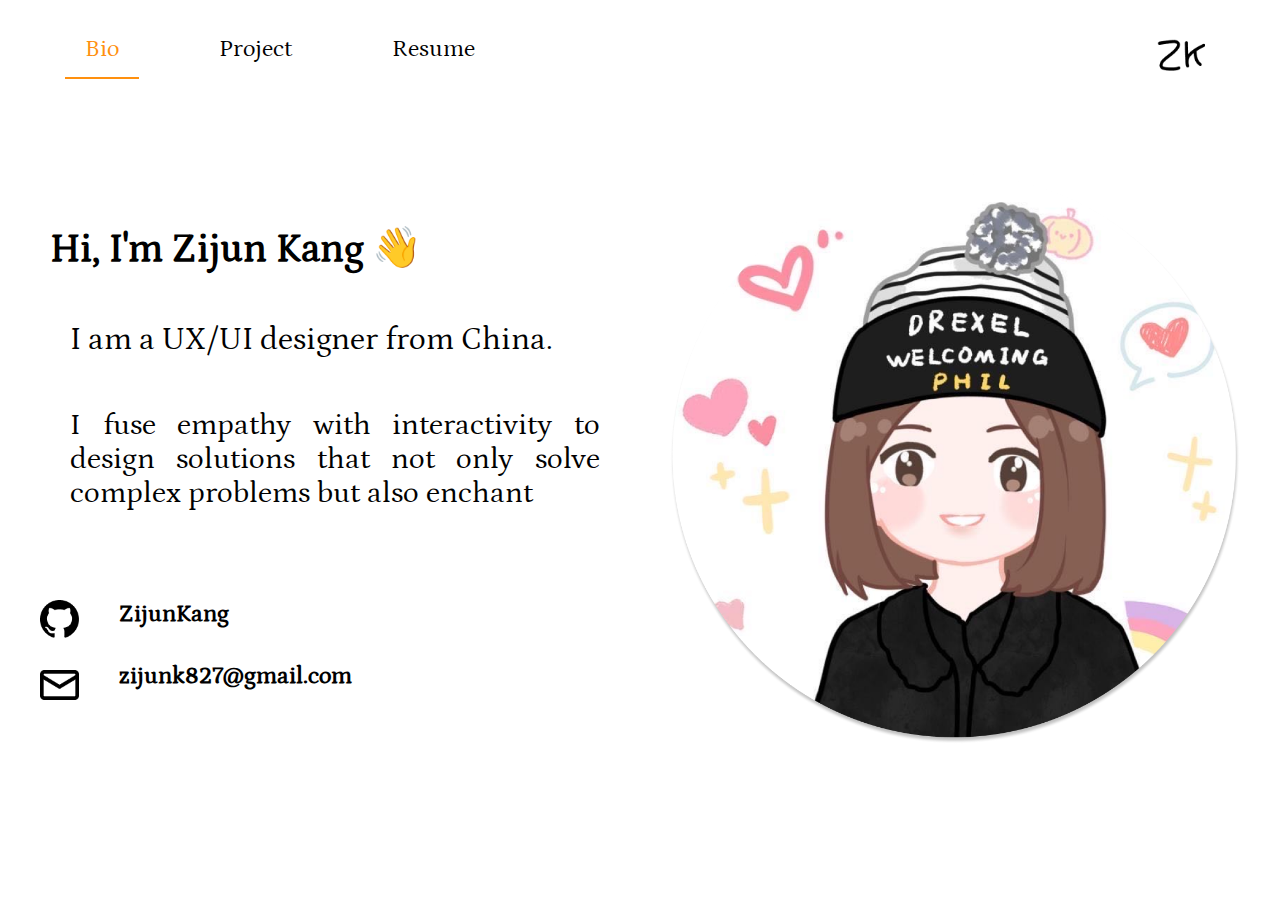
<file: index.html>
<!DOCTYPE html>
<html lang="en">

<head>
    <meta charset="UTF-8">
    <meta name="viewport" content="width=device-width, initial-scale=1.0">
    <title>ZK</title>
    <link rel="stylesheet" href="./assets/style.css">
    <style>
      

        
    </style>
</head>

<body>
    <div class="nav block">
        <div class="nav_block block_item">
            <a href="./index.html" class="nav_block_item active"><div>Bio</div></a>
            <a href="./projects.html" class="nav_block_item"><div>Project</div></a>
            <a href="./resume.html" class="nav_block_item"><div>Resume</div></a>
        </div>
        <div class="logo_block block_item">
            <img width="48px" src="./assets/images/logo.png" alt="">
        </div>
    </div>
<div class="layout main_content">
    <div class="banner block">
    <div class="home_banner_left block_item">
        <div class="title1 title_block1">
            Hi, I'm Zijun Kang 👋
        </div>
        <div class="title_block2">
            <div class="title2">
                I am a UX/UI designer from China.
            </div>
            <div class="title3">
                I fuse empathy with interactivity to design solutions that not only solve complex problems but also enchant
            </div>

        </div>

        <div class="title_block3">
            <div class="title_block3_item">
                <div>
                    <img src="./assets/images/icon2.png" alt="">
                </div>
                <div class="title4">
                    ZijunKang
                </div>
            </div>
            <div class="title_block3_item">
                <div>
                    <img src="./assets/images/icon3.png" alt="" style="margin-top:8px">    
                </div>
                <div class="title4">
                    zijunk827@gmail.com
                </div>
            </div>
        </div>
    </div>
    <div class="home_banner_img block_item">
        <img src="./assets/images/home.png" alt="">
    </div>
</div>
</div>
</body>
</html>
</file>
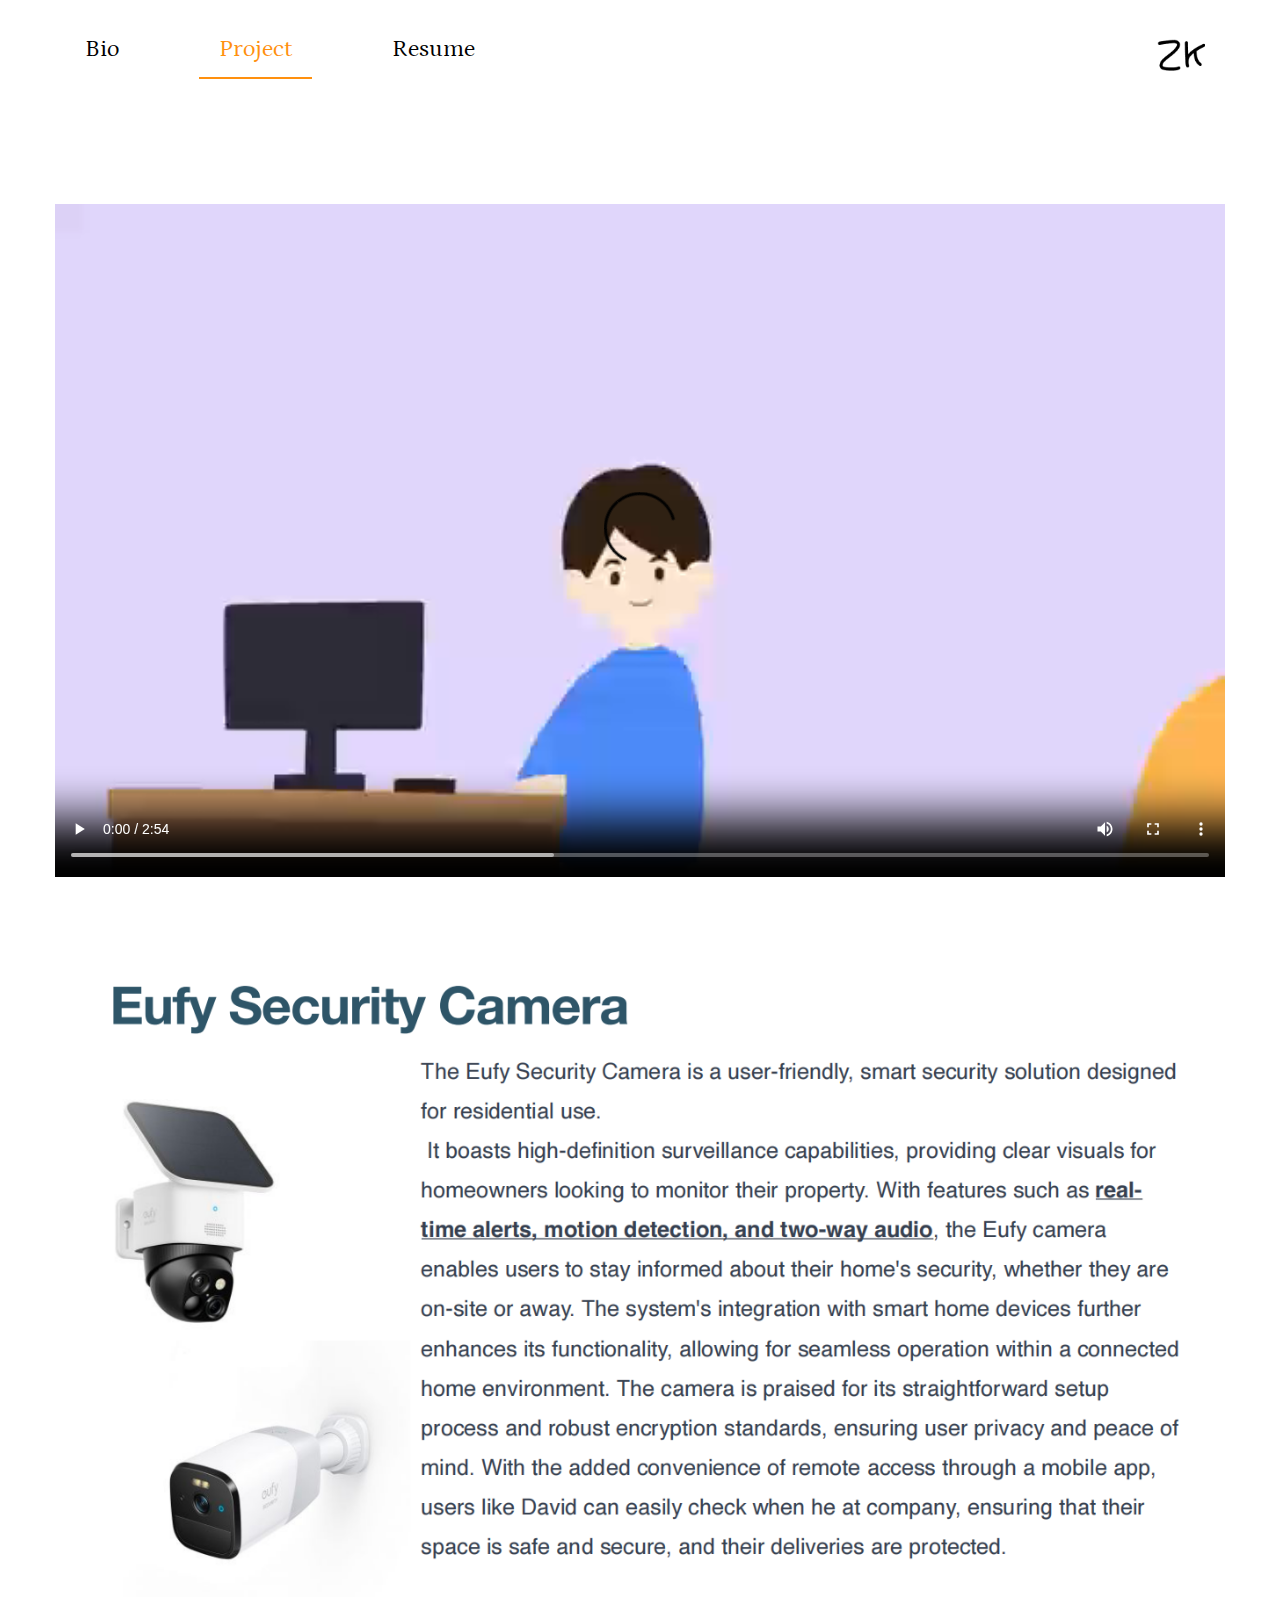
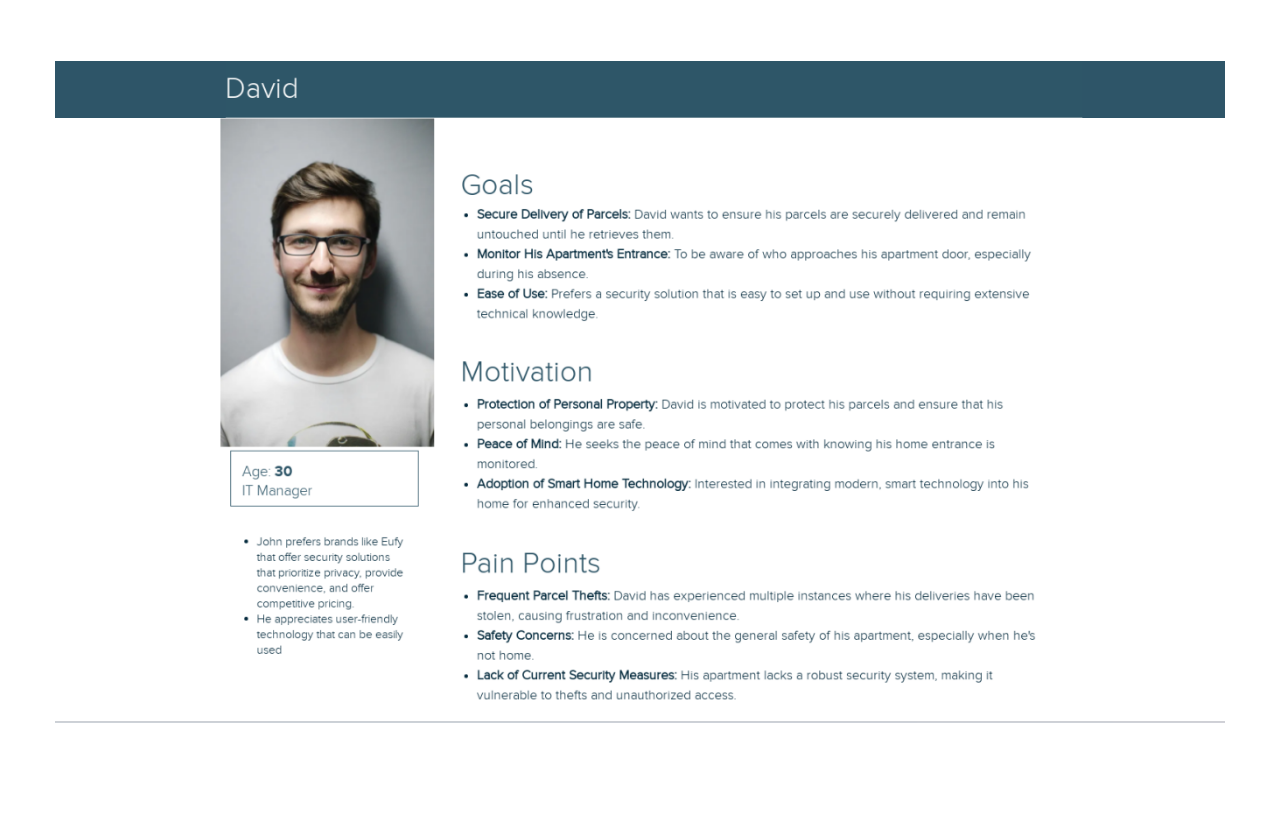
<file: pro1.html>
<!DOCTYPE html>
<html lang="en">

<head>
    <meta charset="UTF-8">
    <meta name="viewport" content="width=device-width, initial-scale=1.0">
    <title>ZK</title>
    <link rel="stylesheet" href="./assets/style.css">
    <style>
      

        
    </style>
</head>

<body>
    <div class="nav block">
        <div class="nav_block block_item">
            <a href="./index.html" class="nav_block_item"><div>Bio</div></a>
            <a href="./projects.html" class="nav_block_item active"><div>Project</div></a>
            <a href="./resume.html" class="nav_block_item"><div>Resume</div></a>
        </div>
        <div class="logo_block block_item">
            <img width="48px" src="./assets/images/logo.png" alt="">
        </div>
    </div>
<div class="main_content layout pro1">
    <div class="project_detail_block">
        <div class="project_detail_item">
            <video src="./assets/videoes/pro1.mp4" controls></video>
        </div>
        <div class="project_detail_item">
            <img src="./assets/images/pro/pro1-2.jpg" alt="">
        </div>
        <div class="project_detail_item">
            <img src="./assets/images/pro/pro1-3.jpg" alt="">
        </div>
       
    </div>

</div>
</body>
</html>
</file>
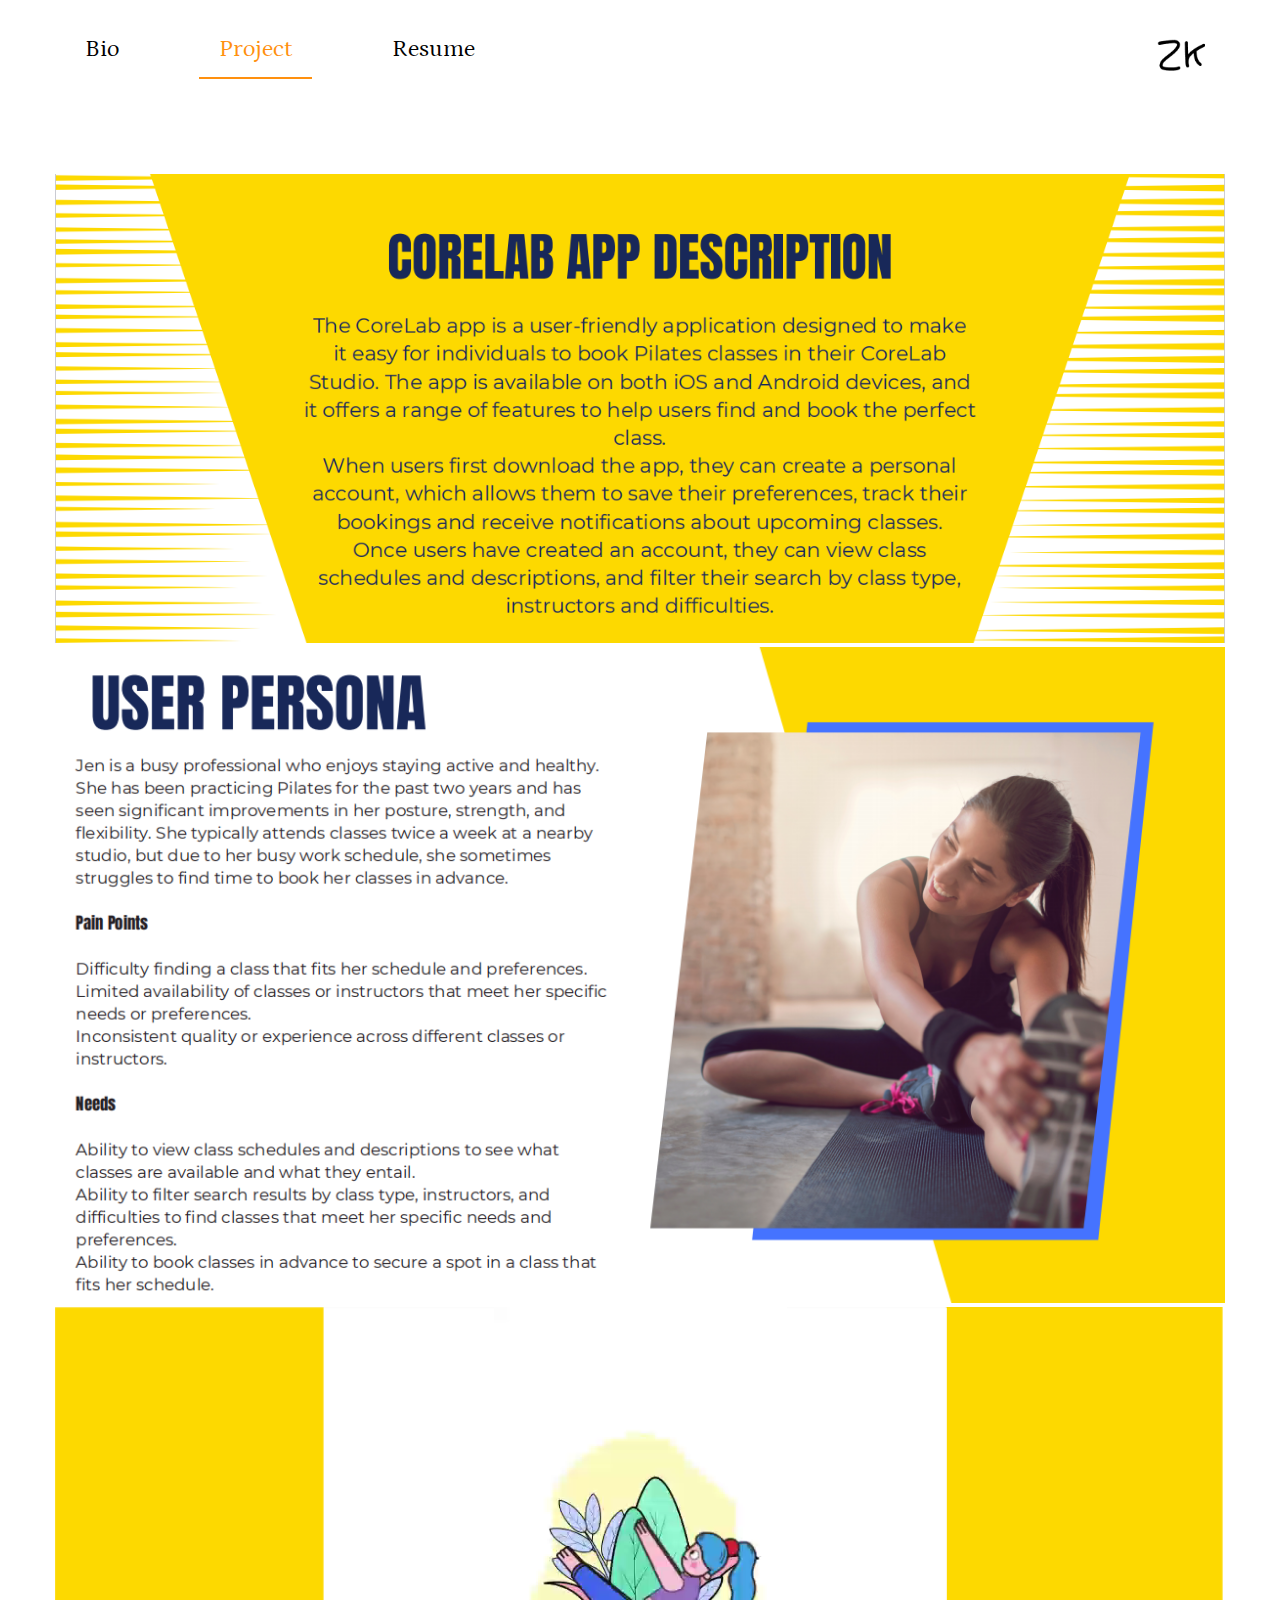
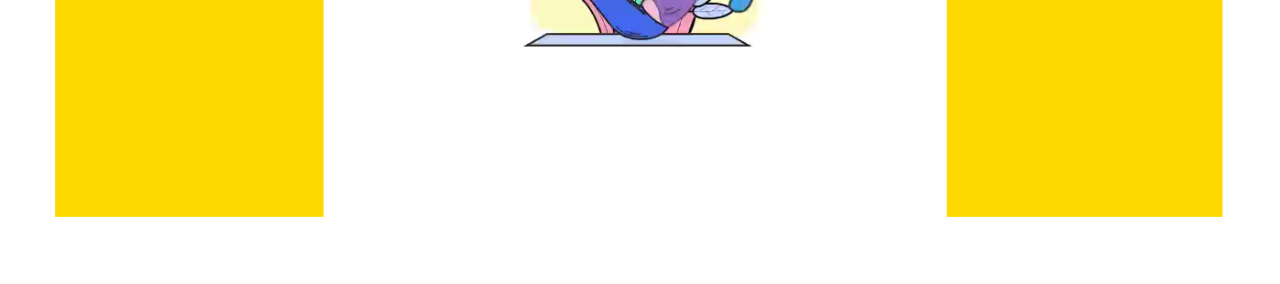
<file: pro2.html>
<!DOCTYPE html>
<html lang="en">

<head>
    <meta charset="UTF-8">
    <meta name="viewport" content="width=device-width, initial-scale=1.0">
    <title>ZK</title>
    <link rel="stylesheet" href="./assets/style.css">
    <style>
      

        
    </style>
</head>

<body>
    <div class="nav block">
        <div class="nav_block block_item">
            <a href="./index.html" class="nav_block_item"><div>Bio</div></a>
            <a href="./projects.html" class="nav_block_item active"><div>Project</div></a>
            <a href="./resume.html" class="nav_block_item"><div>Resume</div></a>
        </div>
        <div class="logo_block block_item">
            <img width="48px" src="./assets/images/logo.png" alt="">
        </div>
    </div>
<div class="main_content layout pro2">
    <div class="project_detail_block">
        <div class="project_detail_item">
            <img src="./assets/images/pro/pro2-1.jpg" alt="">
        </div>
        <div class="project_detail_item">
            <img src="./assets/images/pro/pro2-2.jpg" alt="">
        </div>
        <div class="project_detail_item" id="pro2_video" style="position: relative;">
            <img src="./assets/images/pro/pro2-3.jpg" alt="">
            <video loop autoplay muted style="height:520px;position:absolute;left: 0px;top:0px" src="./assets/videoes/pro2.mp4"></video>
        </div>
       
       
    </div>

</div>
</body>
</html>
</file>
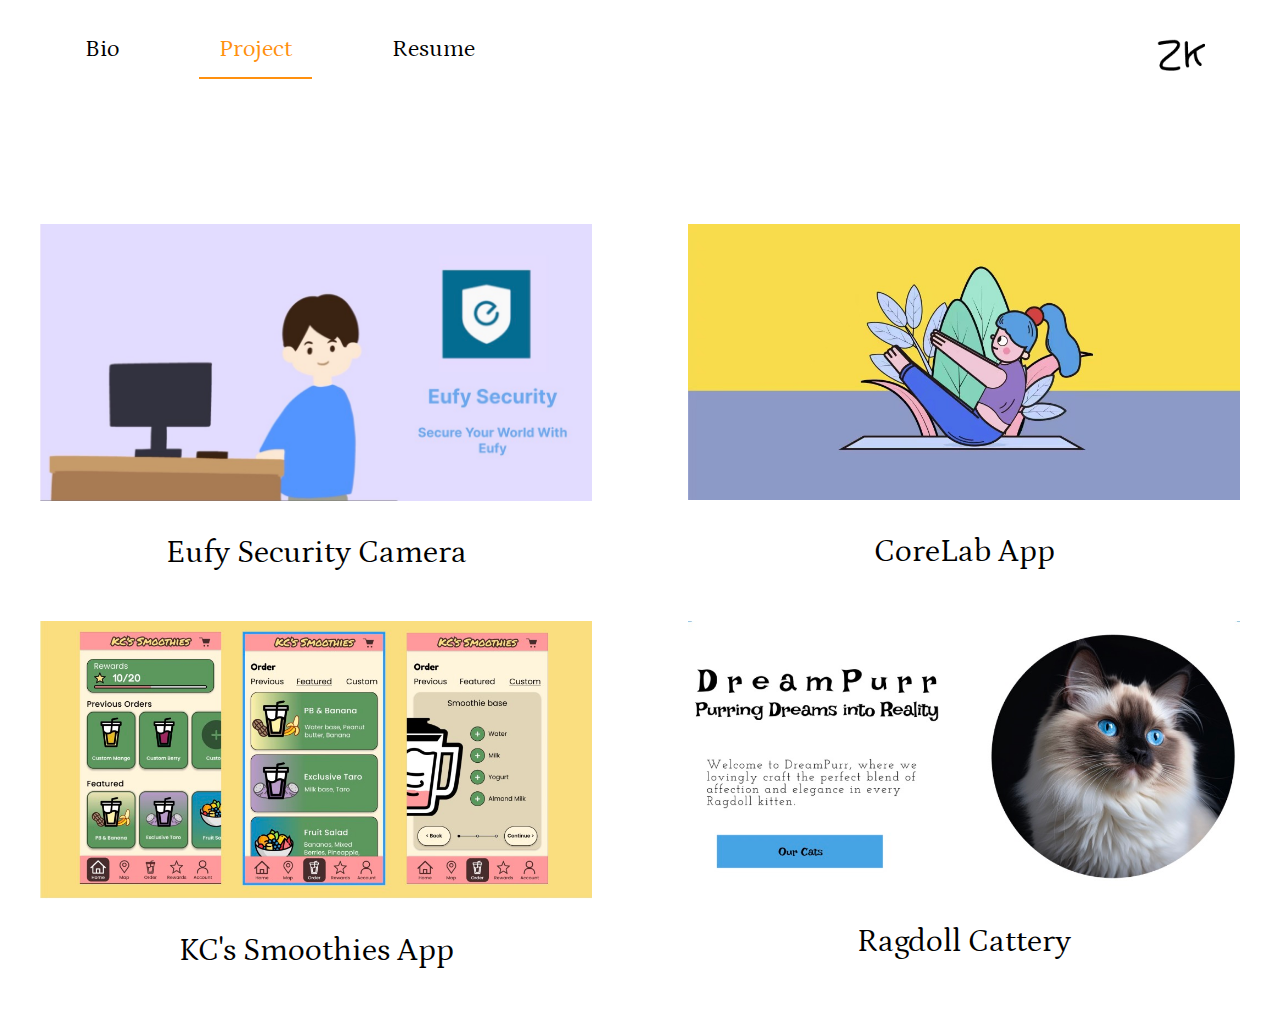
<file: projects.html>
<!DOCTYPE html>
<html lang="en">

<head>
    <meta charset="UTF-8">
    <meta name="viewport" content="width=device-width, initial-scale=1.0">
    <title>ZK</title>
    <link rel="stylesheet" href="./assets/style.css">
    <style>
      

        
    </style>
</head>

<body>
    <div class="nav block">
        <div class="nav_block block_item">
            <a href="./index.html" class="nav_block_item"><div>Bio</div></a>
            <a href="./projects.html" class="nav_block_item active"><div>Project</div></a>
            <a href="./resume.html" class="nav_block_item"><div>Resume</div></a>
        </div>
        <div class="logo_block block_item">
            <img width="48px" src="./assets/images/logo.png" alt="">
        </div>
    </div>
<div class="main_content layout">
    <div class="project_block block">
        <a href="./pro1.html" target="_blank" class="project_block_item block_item">
            <div class="item_img">
                <img src="./assets/images/pro/pro1.jpg" alt="">
            </div>
            
            <div class="item_des">
                Eufy Security Camera
            </div>
        </a>
        <a href="./pro2.html" target="_blank" class="project_block_item block_item">
            <div class="item_img">
                <img src="./assets/images/pro/pro2.jpg" alt="">
            </div>
            <div class="item_des">
                CoreLab App
            </div>
        </a>
        <a href="#" target="_blank" class="project_block_item block_item">
            <div class="item_img">
                <img src="./assets/images/pro/pro3.jpg" alt="">
            </div>
            <div class="item_des">
                KC's Smoothies App
            </div>
        </a>
        <a href="https://zijunk.com/idm250/" target="_blank" class="project_block_item block_item">
            <div class="item_img">
                <img src="./assets/images/pro/pro4.jpg" alt="">
            </div>
            <div class="item_des">
                Ragdoll Cattery
            </div>
        </a>
    </div>

</div>
</body>
</html>
</file>
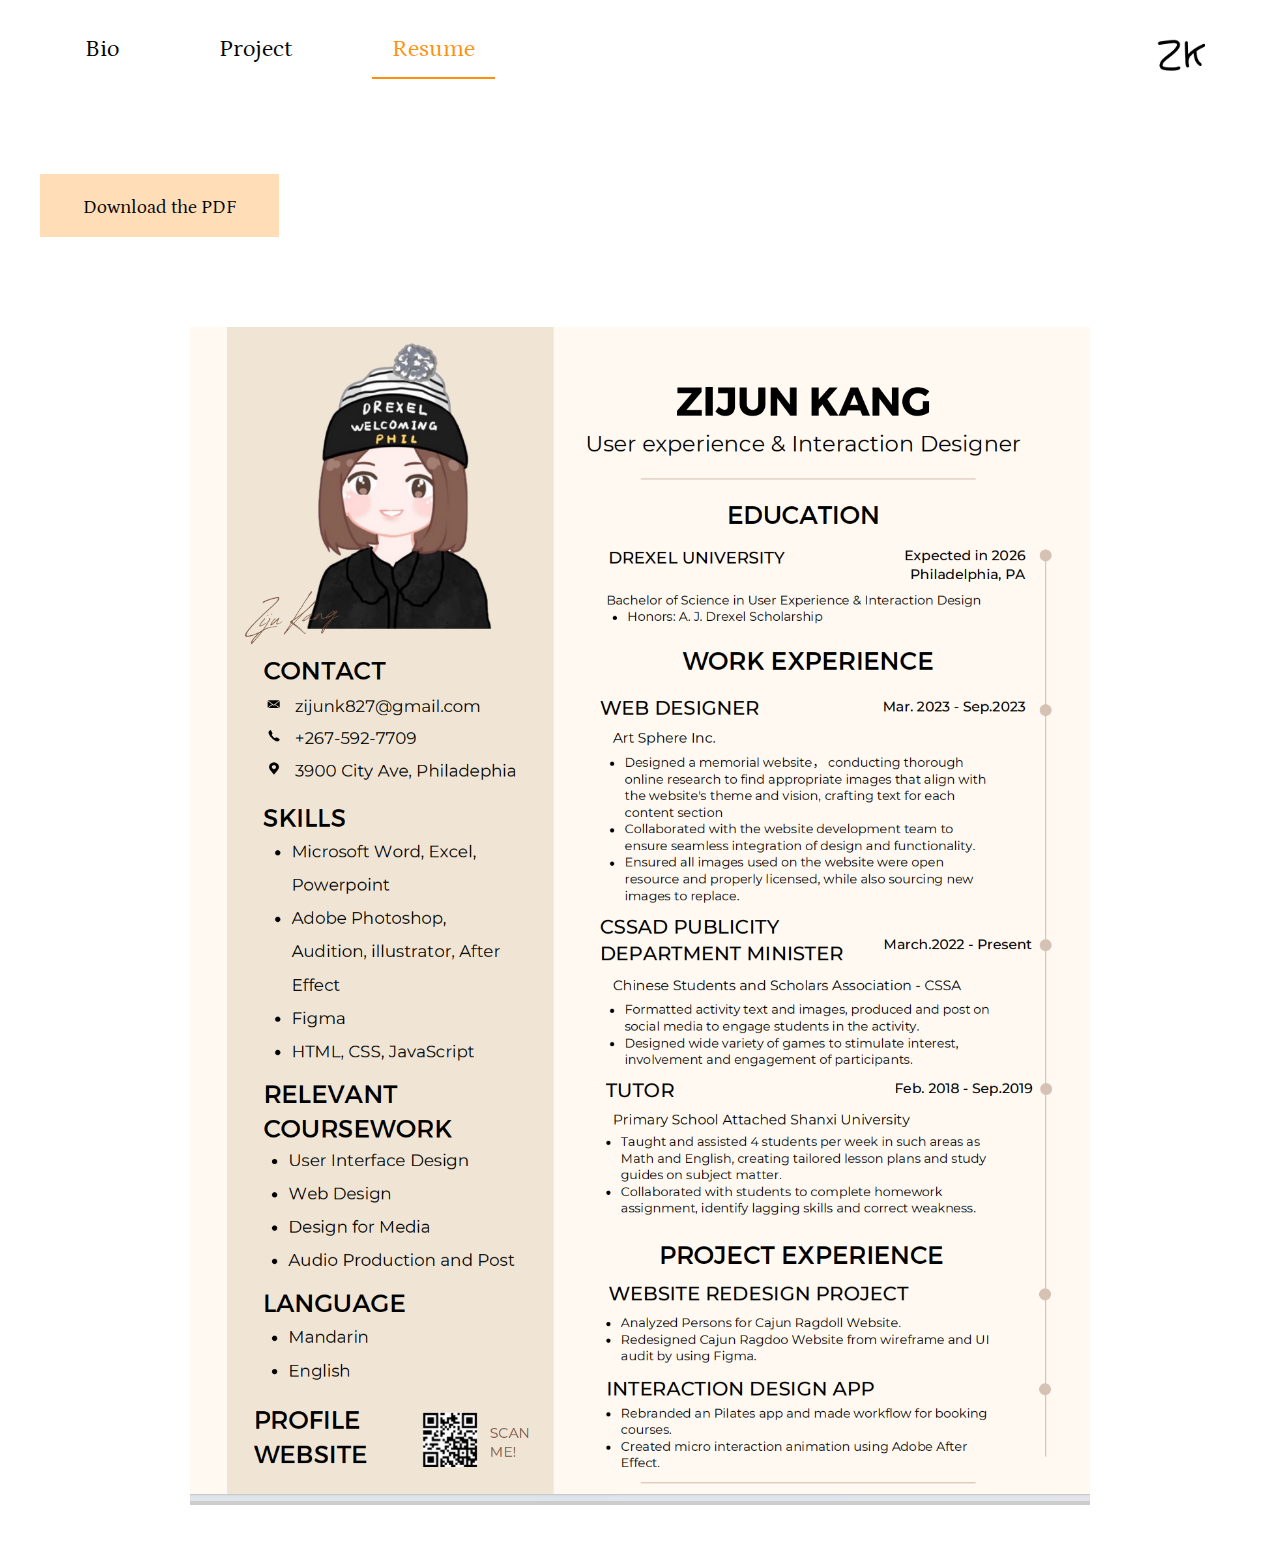
<file: resume.html>
<!DOCTYPE html>
<html lang="en">

<head>
    <meta charset="UTF-8">
    <meta name="viewport" content="width=device-width, initial-scale=1.0">
    <title>ZK</title>
    <link rel="stylesheet" href="./assets/style.css">
    <style>
      

        
    </style>
</head>

<body>
    <div class="nav block">
        <div class="nav_block block_item">
            <a href="./index.html" class="nav_block_item"><div>Bio</div></a>
            <a href="./projects.html" class="nav_block_item"><div>Project</div></a>
            <a href="./resume.html" class="nav_block_item active"><div>Resume</div></a>
        </div>
        <div class="logo_block block_item">
            <img width="48px" src="./assets/images/logo.png" alt="">
        </div>
    </div>
<div class="main_content layout">
    <div class="download_block">
        <a href="./assets/resume/Zijun 2023 Resume.pdf" download="">
            <div class="download">
                Download the PDF
            </div>
        </a>
    </div>
    <div class="resume_block">
        <div class="resume_block_content">
            <img src="./assets/images/resume.png" alt="">
        </div>
    </div>
</div>
</body>
</html>
</file>
<file: assets/style.css>
body {
    box-sizing: border-box;
    padding: 0px 15px 60px;
    margin: 0px;
    font-family: "Petrona" !important;
}
.layout {
    width: 1200px;
    margin: 0px auto;
}
.home_banner_left{
    width: 620px;
    text-align: justify;
}
@font-face {
    font-family: 'Petrona';
    src: url('./fonts/Petrona-Regular.ttf');
}

a {
    color: black;
    text-decoration: none;
}

.nav {
    display: flex;
    justify-content: space-between;
    align-items: center;
    padding: 20px;
    padding-right: 60px
}

.nav_block_item.active div{
    color: #FF900E;
    border-bottom: 2px solid #FF900E;
}

.nav_block {
    display: flex;
    justify-content: space-around;
}
.nav_block_item div{
    padding: 0px 20px 15px;

}
.nav_block_item {
    text-align: center;
    font-size: 24px;
    padding: 15px 30px;
}

.banner{
    display: flex;
    gap: 70px;

}
.main_content{
    padding-top:60px;
}
.home_banner_img{
}
.home_banner_img img{
    max-width: 632px;
    width: 100%;
}

.title1{
    font-weight: bold;
    font-size: 40px;
    margin-top:50px;
    margin-left:10px
}
.title2{
    font-size: 32px;
    margin-top:50px
}
.title3{
    font-size: 30px;
    text-align: justify;
    margin-top:50px
}
.title_block2{
    padding-left: 30px;
}
.title_block3_item{
    display: flex;
    align-items: flex-start;
    gap: 40px;
}
.title_block3_item img{
    width: 39px;
    height: auto;
}
.title_block3{
    margin-top:90px
}
.title4{
    font-weight: bold;
    font-size: 24px;
}
.title_block3_item{
    margin-top: 20px;
}
.project_block{
    width: 100%;
    flex-wrap: wrap;
    display: flex;
    text-align: center;
    justify-content: space-between;
}
.item_img{
    width: 100%;
}
.item_des{
    margin-top:30px;
    font-size: 32px;
}
.item_img img{
    width: 100%;
}
.project_block_item{
    width: 46%;
    margin-top: 50px;
}
.download{
    width: 239px;
    height: 63px;
    line-height: 67px;
    text-align: center;
    background:#FFDDB6;
    font-size:19px;
    cursor: pointer;
}
.resume_block{
    display: flex;
    justify-content: center;

}
.resume_block_content{
    width: 900px;
    background: #ccc;
    margin-top:90px
}
.resume_block_content img{
    width: 100%;
}
.pro1 .project_detail_item{
    width: 100%;
    padding: 30px 15px;
}
.project_detail_item{
    width: 100%;
    padding: 0px 15px;
    box-sizing: border-box;
}
.project_detail_item img{
    width: 100%;
}
.project_detail_item video{
    width: 100%;
}
@media screen and (max-width:750px){
    body {
        padding: 0px 0px 60px;
        overflow-x: hidden !important;
        
    }
    .layout{
       width: 100%;

    }
    .block{
        flex-flow:row wrap;
        align-content: flex-start;
        width: 100%;
    }
    .nav_block{
        padding: 0px;
    }
    .nav_block_item{
        padding: 0px;
        font-size: 18px;
    }
    .logo_block{
        margin: 40px 0px;
        display: flex;
        justify-content: center;
    }
    .block_item{
        width: 100%;
        box-sizing: border-box;
        padding:0px 15px;

    }
    .nav{
        align-items: center;
        justify-content: space-around;
        flex-direction: column-reverse;
        padding: 0px;
        box-sizing: border-box;
        width: 100vw;
    }
    .main_content{
        padding-top: 30px;
    }
    .banner{
        flex-direction: column-reverse;
        gap: 10px;
    }
    .nav_block_item {
        width: 33%;
    }
    .nav_block_item div{
        padding:0 8px 15px 
    }
    .home_banner_img{
        
        text-align: center;
    }
    .home_banner_img img{
        width: 70%;
    }
    .home_banner_left{
        text-align: center !important;
        padding: 0px 30px;
    }
    .title1{
        font-size: 20px;
        margin: 20px 0px;
    }
    .title2{
        font-size: 20px;
        margin: 35px 0px 20px;
    }
    .title_block3_item{
        gap:10px;
        align-items: center;
    }
    .title_block3{
        margin-top: 35px;
        padding: 0% 15%;
    }
    .title_block3{
        gap:10px
    }
    .title_block3 img{
        width: 30px;
    }
    .title3{
        font-size: 14px;
        text-align: center;
        margin-top: 35px;
    }
    .title_block2{
        padding: 0px;
    }
    .title4{
        font-size: 18px;
    }
    .project_block_item{
        margin-top: 20px;
    }
    .project_block_item:first-child{
        margin-top: 0px;
    }
    .item_des{
        font-size: 20px;
        margin-top: 20px;
    }
    .download_block{
        display: flex;
        justify-content: center;
    }
    .resume_block{
        display: flex;
        justify-content: center;
    
    }
    .resume_block_content{
        width: 80%;
        
        margin-top:30px
    }
    #pro2_video video{
        height: 150px !important;
    }
}
</file>
